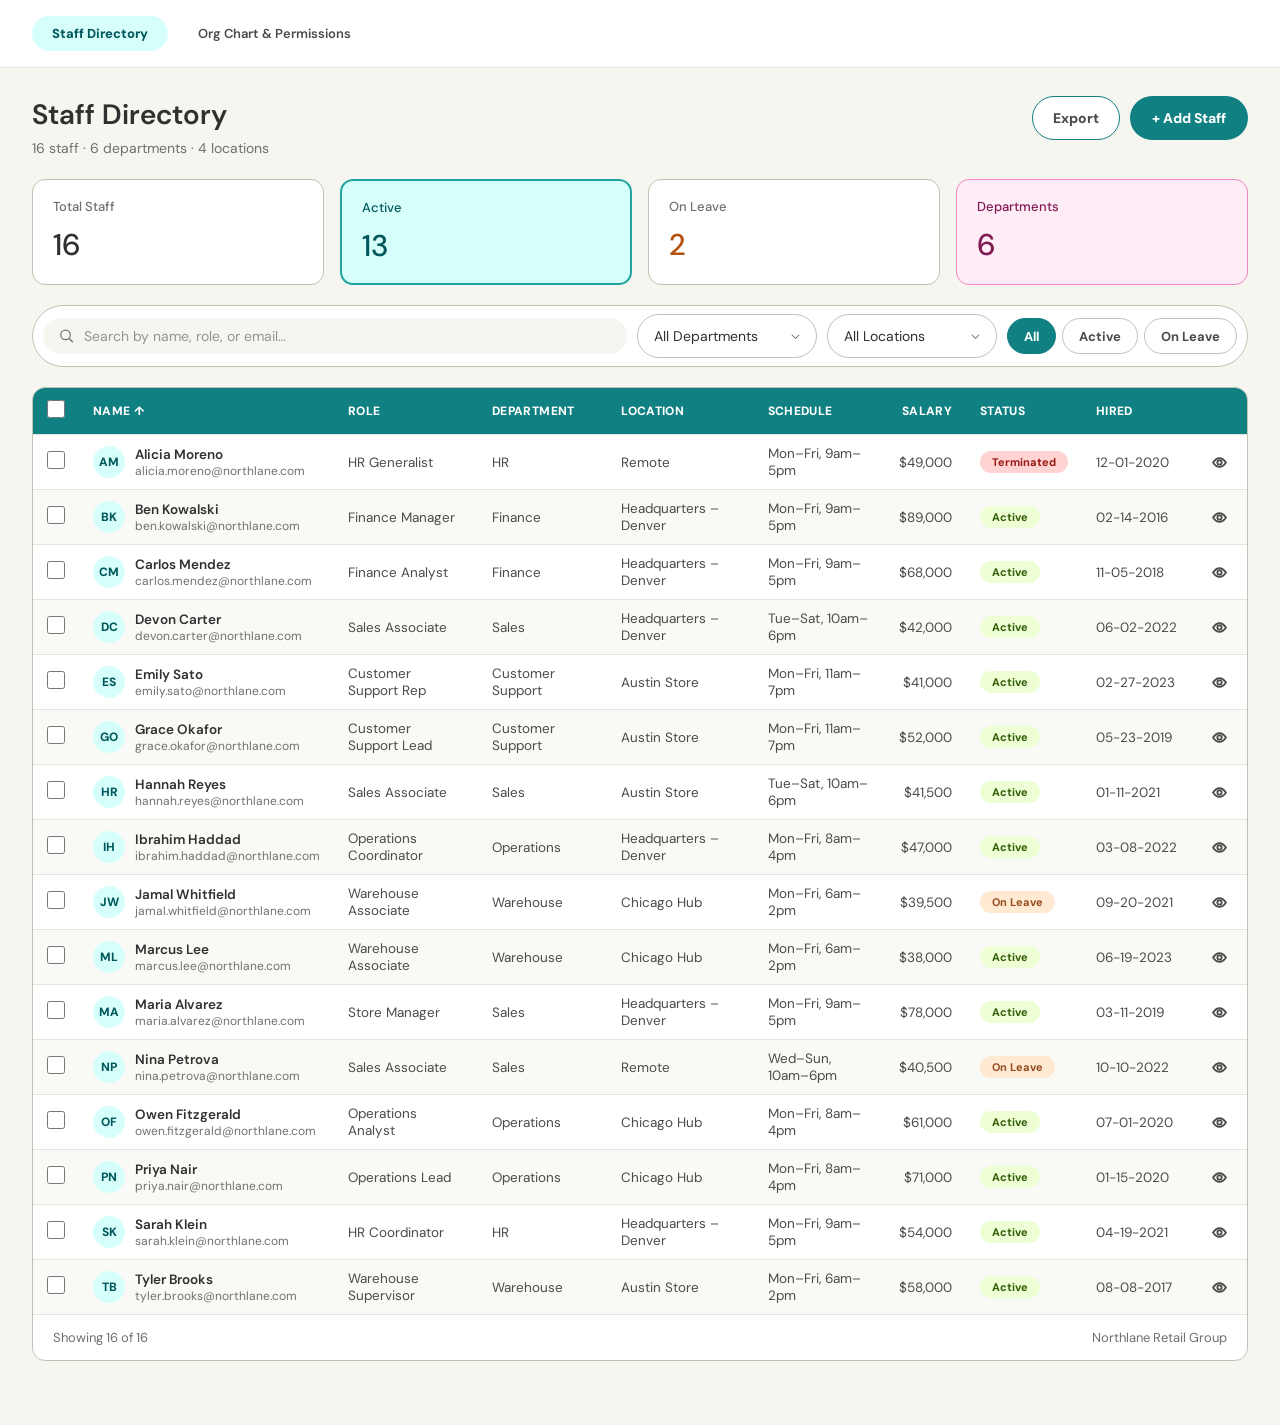
<file: index.html>
<!DOCTYPE html>
<html lang="en">
<head>
<meta charset="utf-8">
<meta name="viewport" content="width=device-width, initial-scale=1">
<title>Staff Directory · Northlane Retail Group</title>
<link rel="stylesheet" href="assets/theme.css">
<link rel="preconnect" href="https://fonts.googleapis.com">
<link href="https://fonts.googleapis.com/css2?family=DM+Sans:wght@400;500;600;700;800&family=Archivo:wght@100&display=swap" rel="stylesheet">
<link rel="stylesheet" href="assets/styles.css">
</head>
<body>
<div id="app" class="page">

  <nav class="topnav" data-screen-label="Staff Directory">
    <span class="nav-pill nav-pill--active">Staff Directory</span>
    <a href="org-chart.html" id="navOrgChart" class="nav-pill">Org Chart &amp; Permissions</a>
  </nav>

  <main class="main">

    <header class="page-header">
      <div>
        <h1 class="page-title">Staff Directory</h1>
        <p class="page-subtitle" id="summaryLine"></p>
      </div>
      <div class="page-actions">
        <button class="btn btn--outline" type="button" id="exportBtn">Export</button>
        <button class="btn btn--solid" type="button" id="addStaffBtn">+ Add Staff</button>
      </div>
    </header>

    <section class="stat-grid">
      <div class="stat-card">
        <div class="stat-card__label">Total Staff</div>
        <div class="stat-card__value" id="statTotal">0</div>
      </div>
      <div class="stat-card stat-card--teal">
        <div class="stat-card__label">Active</div>
        <div class="stat-card__value" id="statActive">0</div>
      </div>
      <div class="stat-card">
        <div class="stat-card__label">On Leave</div>
        <div class="stat-card__value stat-card__value--orange" id="statLeave">0</div>
      </div>
      <div class="stat-card stat-card--fuscia">
        <div class="stat-card__label">Departments</div>
        <div class="stat-card__value" id="statDept">0</div>
      </div>
    </section>

    <div class="bulk-bar" id="bulkBar" hidden>
      <span class="bulk-bar__count" id="bulkCount">0 selected</span>
      <div class="bulk-bar__actions">
        <button class="btn btn--ghost-dark" type="button" id="bulkLeaveBtn">Mark On Leave</button>
        <button class="btn btn--danger" type="button" id="bulkDeleteBtn">Remove</button>
        <button class="btn btn--ghost-dark" type="button" id="bulkClearBtn">Clear</button>
      </div>
    </div>

    <section class="toolbar">
      <div class="search-box">
        <svg width="16" height="16" viewBox="0 0 21 21" fill="none" stroke="var(--colors-primitive-color-tokens-neutrals-bkg-600)" stroke-width="1.7"><circle cx="9" cy="9" r="6.5"></circle><path d="M14 14l5 5"></path></svg>
        <input type="text" id="searchInput" placeholder="Search by name, role, or email&hellip;" autocomplete="off">
      </div>
      <div id="deptDropdown" class="dd" style="width:180px;"></div>
      <div id="locDropdown" class="dd" style="width:170px;"></div>
      <div class="filter-group">
        <button class="filter-btn" data-status="All" type="button">All</button>
        <button class="filter-btn" data-status="Active" type="button">Active</button>
        <button class="filter-btn" data-status="On Leave" type="button">On Leave</button>
      </div>
    </section>

    <div class="table-card">
      <div class="table-scroll">
        <table class="staff-table">
          <thead>
            <tr>
              <th class="col-check"><label class="checkbox"><input type="checkbox" id="selectAllCheckbox"></label></th>
              <th class="sortable" data-sort="name">Name <span class="arrow" data-arrow="name"></span></th>
              <th class="sortable" data-sort="role">Role <span class="arrow" data-arrow="role"></span></th>
              <th class="sortable" data-sort="department">Department <span class="arrow" data-arrow="department"></span></th>
              <th>Location</th>
              <th>Schedule</th>
              <th class="sortable align-right" data-sort="salary">Salary <span class="arrow" data-arrow="salary"></span></th>
              <th>Status</th>
              <th class="sortable" data-sort="hireDate">Hired <span class="arrow" data-arrow="hireDate"></span></th>
              <th class="col-view"></th>
            </tr>
          </thead>
          <tbody id="tableBody"></tbody>
        </table>
      </div>
      <div class="table-footer">
        <span id="rowCountLine">Showing 0 of 0</span>
        <span>Northlane Retail Group</span>
      </div>
    </div>

  </main>

  <div class="overlay" id="drawerOverlay" hidden></div>
  <aside class="drawer" id="drawer" hidden>
    <div class="drawer__head">
      <div class="drawer__who">
        <span class="avatar avatar--lg" id="drawerInitials"></span>
        <div>
          <div class="drawer__name" id="drawerName"></div>
          <div class="drawer__role" id="drawerRole"></div>
        </div>
      </div>
      <button class="icon-btn" id="drawerCloseBtn" type="button" aria-label="Close">&times;</button>
    </div>
    <div class="drawer__tabs">
      <button class="drawer-tab" data-tab="overview" type="button">Overview</button>
      <button class="drawer-tab" data-tab="schedule" type="button">Schedule</button>
      <button class="drawer-tab" data-tab="compensation" type="button">Compensation</button>
    </div>
    <div class="drawer__body" id="drawerBody"></div>
  </aside>

  <div class="overlay overlay--modal" id="modalOverlay" hidden>
    <div class="modal" id="addModal">
      <h2 class="modal__title">Add Staff</h2>
      <p class="modal__subtitle">Add a new team member to the directory.</p>
      <div class="modal__grid">
        <label class="field field--span2">Full name
          <input type="text" id="addName" placeholder="Jordan Blake">
        </label>
        <label class="field field--span2">Email
          <input type="text" id="addEmail" placeholder="jordan.blake@northlane.com">
        </label>
        <label class="field">Role / Title
          <input type="text" id="addRole" placeholder="Sales Associate">
        </label>
        <label class="field">Department
          <select id="addDept"></select>
        </label>
        <label class="field">Location
          <select id="addLoc"></select>
        </label>
        <label class="field">Status
          <select id="addStatus">
            <option value="Active">Active</option>
            <option value="On Leave">On Leave</option>
          </select>
        </label>
        <label class="field">Schedule / Shift
          <input type="text" id="addSchedule" placeholder="Mon&ndash;Fri, 9am&ndash;5pm">
        </label>
        <label class="field">Hire date
          <input type="date" id="addHire">
        </label>
        <label class="field">Annual salary
          <input type="text" id="addSalary" placeholder="55000">
        </label>
      </div>
      <div class="modal__footer">
        <button class="btn btn--outline" type="button" id="addCancelBtn">Cancel</button>
        <button class="btn btn--solid" type="button" id="addSaveBtn">Save Staff</button>
      </div>
    </div>
  </div>

</div>
<script src="assets/app.js"></script>
</body>
</html>
</file>
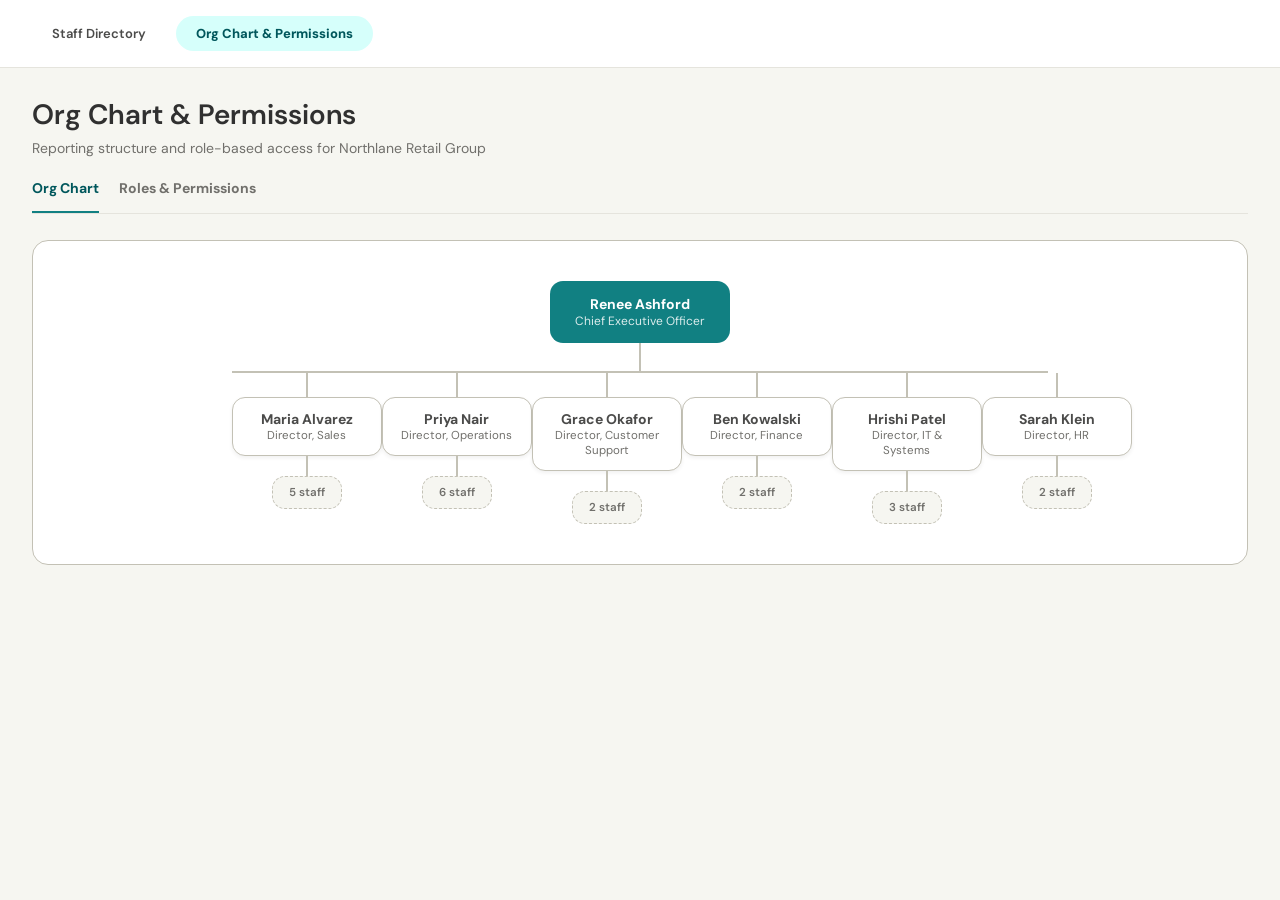
<file: org-chart.html>
<!DOCTYPE html>
<html lang="en">
<head>
<meta charset="utf-8">
<meta name="viewport" content="width=device-width, initial-scale=1">
<title>Org Chart &amp; Permissions · Northlane Retail Group</title>
<link rel="stylesheet" href="assets/theme.css">
<link rel="preconnect" href="https://fonts.googleapis.com">
<link href="https://fonts.googleapis.com/css2?family=DM+Sans:wght@400;500;600;700;800&family=Archivo:wght@100&display=swap" rel="stylesheet">
<link rel="stylesheet" href="assets/styles.css">
</head>
<body>
<div id="app" class="page">

  <nav class="topnav" data-screen-label="Org Chart and Permissions">
    <a href="index.html" id="navStaffDirectory" class="nav-pill">Staff Directory</a>
    <span class="nav-pill nav-pill--active">Org Chart &amp; Permissions</span>
  </nav>

  <main class="main">

    <header class="page-header-simple">
      <h1 class="page-title">Org Chart &amp; Permissions</h1>
      <p class="page-subtitle">Reporting structure and role-based access for Northlane Retail Group</p>
    </header>

    <div class="page-tabs">
      <button class="page-tab" data-tab="org" type="button">Org Chart</button>
      <button class="page-tab" data-tab="permissions" type="button">Roles &amp; Permissions</button>
    </div>

    <section id="orgChartPane" class="org-card">
      <div class="org-tree">
        <div class="org-node org-node--brand">
          <div class="org-node__name" id="ceoName"></div>
          <div class="org-node__title org-node__title--brand" id="ceoTitle"></div>
        </div>
        <div class="org-connector org-connector--v"></div>
        <div class="org-connector org-connector--h"></div>
        <div class="org-row" id="directorsRow"></div>
      </div>
    </section>

    <section id="permissionsPane" class="table-card" hidden>
      <div class="table-scroll">
        <table class="staff-table perm-table">
          <thead>
            <tr>
              <th class="perm-role-col">Role</th>
              <!-- permission column headers injected by JS -->
            </tr>
          </thead>
          <tbody id="permBody"></tbody>
        </table>
      </div>
      <div class="table-footer table-footer--note">Toggle checkboxes to grant or revoke a permission for the role. Changes apply to all staff assigned that role.</div>
    </section>

  </main>

</div>
<script src="assets/org-chart.js"></script>
</body>
</html>
</file>
<file: assets/theme.css>
:root {
  --font-size: 16px;
  
  /* Font Family Tokens */
  --FontFamily-Family: 'DM Sans', sans-serif; /* @kind font */
  --FontFamily-Family-2: 'DM Sans', sans-serif; /* @kind font */
  
  /* Font Size Tokens */
  --FontSize-Size80: 80px;
  --FontSize-Size72: 72px;
  --FontSize-Size64: 64px;
  --FontSize-Size58: 58px;
  --FontSize-Size48: 48px;
  --FontSize-Size40: 40px;
  --FontSize-Size-30: 30px;
  --FontSize-Size-28: 28px;
  --FontSize-Size-26: 26px;
  --FontSize-Size-24: 24px;
  --FontSize-Size-22: 22px;
  --FontSize-Size-20: 20px;
  --FontSize-Size-18: 18px;
  --FontSize-Size-16: 16px;
  --FontSize-Size-14: 14px;
  --FontSize-Size-12: 12px;
  --FontSize-Size-10: 10px;
  --button-size-14: 14px;
  
  /* Font Type (Weight) Tokens */
  --FontType-Thin: 100; /* @kind font */
  --FontType-Regular: 400; /* @kind font */
  --FontType-Medium: 500; /* @kind font */
  --FontType-SemiBold: 600; /* @kind font */
  --FontType-Bold: 700; /* @kind font */
  --FontType-ExtraBold: 800; /* @kind font */
  --FontType-Black: 900; /* @kind font */
  
  /* Typography Tokens - Mode 1 */
  --TypographyTypes-Display-Display1-Family: var(--FontFamily-Family-2);
  --TypographyTypes-Display-Display1-Size: var(--FontSize-Size80);
  --TypographyTypes-Display-Display1-Type: var(--FontType-Thin);
  --TypographyTypes-Display-Display2-Family: var(--FontFamily-Family-2);
  --TypographyTypes-Display-Display2-Size: var(--FontSize-Size72);
  --TypographyTypes-Display-Display2-Type: var(--FontType-Thin);
  --TypographyTypes-Display-Display3-Family: var(--FontFamily-Family-2);
  --TypographyTypes-Display-Display3-Size: var(--FontSize-Size64);
  --TypographyTypes-Display-Display3-Type: var(--FontType-Thin);
  --TypographyTypes-Display-Display4-Family: var(--FontFamily-Family-2);
  --TypographyTypes-Display-Display4-Size: var(--FontSize-Size58);
  --TypographyTypes-Display-Display4-Type: var(--FontType-Thin);
  --TypographyTypes-Display-Display5-Family: var(--FontFamily-Family-2);
  --TypographyTypes-Display-Display5-Size: var(--FontSize-Size48);
  --TypographyTypes-Display-Display5-Type: var(--FontType-Thin);
  --TypographyTypes-Display-Display6-Family: var(--FontFamily-Family-2);
  --TypographyTypes-Display-Display6-Size: var(--FontSize-Size40);
  --TypographyTypes-Display-Display6-Type: var(--FontType-Thin);
  --TypographyTypes-Heading-Heading1-Family: var(--FontFamily-Family);
  --TypographyTypes-Fs-fs-xm-10-Family: var(--FontFamily-Family);
  --TypographyTypes-Body-Family: var(--FontFamily-Family);
  --TypographyTypes-Body-Size: var(--FontSize-Size-14);
  --TypographyTypes-Body-Type: var(--FontType-Regular);
  --TypographyTypes-Fs-fs-xm-10-Size: var(--FontSize-Size-10);
  --TypographyTypes-Fs-fs-xm-10-Extrabold: var(--FontType-ExtraBold);
  --TypographyTypes-Fs-fs-xm-10-Medium: var(--FontType-Medium);
  --TypographyTypes-Fs-fs-xm-10-Regular: var(--FontType-Medium);
  --TypographyTypes-Fs-fs-sm-12-Family: var(--FontFamily-Family);
  --TypographyTypes-Fs-fs-sm-12-Size: var(--FontSize-Size-12);
  --TypographyTypes-Fs-fs-sm-12-fs-sm: var(--FontType-Medium);
  --TypographyTypes-Fs-fs-sm-12-fs-sm-Regular: var(--FontType-Regular);
  --TypographyTypes-Heading-Heading1-Size: var(--FontSize-Size-30);
  --TypographyTypes-Heading-Heading1-Font-Weight-Thin: var(--FontType-Thin);
  --TypographyTypes-Heading-Heading1-Font-Weight-Regular: var(--FontType-Regular);
  --TypographyTypes-Heading-Heading1-Font-Weight-Medium: var(--FontType-Medium);
  --TypographyTypes-Heading-Heading1-Font-Weight-Semibold: var(--FontType-SemiBold);
  --TypographyTypes-Heading-Heading1-Font-Weight-Extrabold: var(--FontType-ExtraBold);
  --TypographyTypes-Heading-Heading1-Font-Weight-Black: var(--FontType-Black);
  --TypographyTypes-Heading-Heading2-Family: var(--FontFamily-Family);
  --TypographyTypes-Heading-Heading2-Size: var(--FontSize-Size-28);
  --TypographyTypes-Heading-Heading2-Heading2: var(--FontType-SemiBold);
  --TypographyTypes-Heading-Heading3-Family: var(--FontFamily-Family);
  --TypographyTypes-Heading-Heading4-Family: var(--FontFamily-Family);
  --TypographyTypes-Heading-Heading4-Size: var(--FontSize-Size-24);
  --TypographyTypes-Heading-Heading4-Heading4: var(--FontType-SemiBold);
  --TypographyTypes-Heading-Heading3-Size: var(--FontSize-Size-26);
  --TypographyTypes-Heading-Heading3-Heading3: var(--FontType-SemiBold);
  --TypographyTypes-Heading-Heading5-Family: var(--FontFamily-Family);
  --TypographyTypes-Heading-Heading5-Size: var(--FontSize-Size-22);
  --TypographyTypes-Heading-Heading5-Heading5: var(--FontType-SemiBold);
  --TypographyTypes-Heading-Heading6-Family: var(--FontFamily-Family);
  --TypographyTypes-Heading-Heading6-Size: var(--FontSize-Size-20);
  --TypographyTypes-Heading-Heading6-Heading6: var(--FontType-SemiBold);
  --TypographyTypes-Heading-SubHeading1-Family: var(--FontFamily-Family);
  --TypographyTypes-Heading-SubHeading1-Size: var(--FontSize-Size-18);
  --TypographyTypes-Heading-SubHeading1-Sbh1SemiBold: var(--FontType-SemiBold);
  --TypographyTypes-Heading-SubHeading1-Sbh1ExtraBold: var(--FontType-ExtraBold);
  --TypographyTypes-Heading-SubHeading1-Sbh1Regular: var(--FontType-Regular);
  --TypographyTypes-Heading-SubHeading1-Sbh1Medium: var(--FontType-Medium);
  --TypographyTypes-Heading-SubHeading2-Family: var(--FontFamily-Family);
  --TypographyTypes-Heading-SubHeading3-Family: var(--FontFamily-Family);
  --TypographyTypes-Heading-SubHeading3-Size: var(--FontSize-Size-14);
  --TypographyTypes-Heading-SubHeading3-Sbh3ExtraBold: var(--FontType-ExtraBold);
  --TypographyTypes-Heading-SubHeading3-Sbh3Semibold: var(--FontType-SemiBold);
  --TypographyTypes-Heading-SubHeading3-Sbh3Medium: var(--FontType-Medium);
  --TypographyTypes-Heading-SubHeading3-Sbh3Regular: var(--FontType-Regular);
  --TypographyTypes-Heading-SubHeading3-Sbh3Black: var(--FontType-Black);
  --TypographyTypes-Heading-SubHeading2-Size: var(--FontSize-Size-16);
  --TypographyTypes-Heading-SubHeading2-Sbh2SemiBold: var(--FontType-SemiBold);
  --TypographyTypes-Heading-SubHeading2-Sbh2ExtraBold: var(--FontType-ExtraBold);
  --TypographyTypes-Heading-SubHeading2-Sbh2Medium: var(--FontType-Medium);
  --TypographyTypes-Heading-SubHeading2-Sbh2Regular: var(--FontType-Regular);
  --TypographyTypes-ButtonsTypography-Standard_Button-Family: var(--FontFamily-Family);
  --TypographyTypes-ButtonsTypography-Standard_Button-Size: var(--button-size-14);
  --TypographyTypes-ButtonsTypography-Standard_Button-Type: var(--FontType-ExtraBold);
  --txt_textbox: var(--txt-ButtonLabelPrimary);
  
  /* Typography variables (legacy - keeping for compatibility) */
  --text-h1: var(--FontSize-Size-30);
  --text-h2: var(--FontSize-Size-28);
  --text-h3: var(--FontSize-Size-26);
  --text-h4: var(--FontSize-Size-24);
  --text-base: var(--FontSize-Size-14);
  --text-label: var(--FontSize-Size-12);
  --text-button-primary: var(--FontSize-Size-16);
  --text-large-number: var(--FontSize-Size-30);
  
  /* Font weights (legacy - keeping for compatibility) */
  --font-weight-thin: var(--FontType-Thin);
  --font-weight-normal: var(--FontType-Regular);
  --font-weight-medium: var(--FontType-Medium);
  --font-weight-semibold: var(--FontType-SemiBold);
  --font-weight-bold: var(--FontType-Bold);
  --font-weight-extrabold: var(--FontType-ExtraBold);
  --font-weight-black: var(--FontType-Black);
  
  /* Evaa Design System - Primitive Color Tokens */
  --colors-primitive-color-tokens-blue-50: #edf8ff;
  --colors-primitive-color-tokens-blue-100: #d2edff;
  --colors-primitive-color-tokens-blue-200: #b4e1ff;
  --colors-primitive-color-tokens-blue-300: #94d4ff;
  --colors-primitive-color-tokens-blue-400: #64b9f2;
  --colors-primitive-color-tokens-blue-500: #35a0e7;
  --colors-primitive-color-tokens-blue-600: #1a77b4;
  --colors-primitive-color-tokens-blue-700: #195f8e;
  --colors-primitive-color-tokens-blue-800: #024572;
  
  --colors-primitive-color-tokens-fuscia-50: #feecf6;
  --colors-primitive-color-tokens-fuscia-100: #ffdaef;
  --colors-primitive-color-tokens-fuscia-200: #ffaeda;
  --colors-primitive-color-tokens-fuscia-300: #f387c2;
  --colors-primitive-color-tokens-fuscia-400: #e65ca7;
  --colors-primitive-color-tokens-fuscia-500: #d72d8a;
  --colors-primitive-color-tokens-fuscia-600: #ac246e;
  --colors-primitive-color-tokens-fuscia-700: #811b53;
  --colors-primitive-color-tokens-fuscia-800: #561237;
  
  --colors-primitive-color-tokens-lime-50: #f0fae2;
  --colors-primitive-color-tokens-lime-100: #eeffd6;
  --colors-primitive-color-tokens-lime-200: #daf3b9;
  --colors-primitive-color-tokens-lime-300: #c5ed91;
  --colors-primitive-color-tokens-lime-400: #abdd65;
  --colors-primitive-color-tokens-lime-500: #92d03d;
  --colors-primitive-color-tokens-lime-600: #5e981d;
  --colors-primitive-color-tokens-lime-700: #578421;
  --colors-primitive-color-tokens-lime-800: #325b04;
  
  --colors-primitive-color-tokens-neutrals-bkg-50: #f9f9f6;
  --colors-primitive-color-tokens-neutrals-bkg-100: #f6f6f1;
  --colors-primitive-color-tokens-neutrals-bkg-200: #efeeea;
  --colors-primitive-color-tokens-neutrals-bkg-300: #e5e4dd;
  --colors-primitive-color-tokens-neutrals-bkg-400: #c3c1b5;
  --colors-primitive-color-tokens-neutrals-bkg-500: #959490;
  --colors-primitive-color-tokens-neutrals-bkg-600: #71706c;
  --colors-primitive-color-tokens-neutrals-bkg-700: #4b4b4a;
  --colors-primitive-color-tokens-neutrals-bkg-800: #303030;
  
  --colors-primitive-color-tokens-neutrals-inactive-50: #f4f8fb;
  --colors-primitive-color-tokens-neutrals-inactive-100: #eef2f6;
  --colors-primitive-color-tokens-neutrals-inactive-200: #d2dce6;
  --colors-primitive-color-tokens-neutrals-inactive-300: #b4c6d6;
  --colors-primitive-color-tokens-neutrals-inactive-400: #8ba1b9;
  --colors-primitive-color-tokens-neutrals-inactive-500: #6a809a;
  --colors-primitive-color-tokens-neutrals-inactive-600: #4b5867;
  --colors-primitive-color-tokens-neutrals-inactive-700: #2c3a4a;
  --colors-primitive-color-tokens-neutrals-inactive-800: #101725;
  
  --colors-primitive-color-tokens-neutrals-static-black: #000000;
  --colors-primitive-color-tokens-neutrals-static-white: #ffffff;
  
  --colors-primitive-color-tokens-orange-50: #fff3e6;
  --colors-primitive-color-tokens-orange-100: #ffe9d3;
  --colors-primitive-color-tokens-orange-200: #ffd3b1;
  --colors-primitive-color-tokens-orange-300: #ffbe8d;
  --colors-primitive-color-tokens-orange-400: #ffa663;
  --colors-primitive-color-tokens-orange-500: #f27e25;
  --colors-primitive-color-tokens-orange-600: #b4530e;
  --colors-primitive-color-tokens-orange-700: #944b1d;
  --colors-primitive-color-tokens-orange-800: #6e3000;
  
  --colors-primitive-color-tokens-red-50: #ffeae9;
  --colors-primitive-color-tokens-red-100: #ffd3d2;
  --colors-primitive-color-tokens-red-200: #ffb0ae;
  --colors-primitive-color-tokens-red-300: #ff8884;
  --colors-primitive-color-tokens-red-400: #f1605b;
  --colors-primitive-color-tokens-red-500: #e73d36;
  --colors-primitive-color-tokens-red-600: #c9221c;
  --colors-primitive-color-tokens-red-700: #9a1712;
  --colors-primitive-color-tokens-red-800: #860501;
  
  --colors-primitive-color-tokens-teal-50: #edf8ff;
  --colors-primitive-color-tokens-teal-100: #d6fffb;
  --colors-primitive-color-tokens-teal-200: #b1f4ed;
  --colors-primitive-color-tokens-teal-300: #70e5dd;
  --colors-primitive-color-tokens-teal-400: #4ecfca;
  --colors-primitive-color-tokens-teal-500: #27bcb7;
  --colors-primitive-color-tokens-teal-600: #21a49f;
  --colors-primitive-color-tokens-teal-700: #118082;
  --colors-primitive-color-tokens-teal-800: #00575c;
  
  --colors-primitive-color-tokens-yellow-50: #fffaea;
  --colors-primitive-color-tokens-yellow-100: #fff4cd;
  --colors-primitive-color-tokens-yellow-200: #ffeaac;
  --colors-primitive-color-tokens-yellow-300: #ffda7f;
  --colors-primitive-color-tokens-yellow-400: #f7c544;
  --colors-primitive-color-tokens-yellow-500: #f3b51e;
  --colors-primitive-color-tokens-yellow-600: #d49a05;
  --colors-primitive-color-tokens-yellow-700: #976e00;
  --colors-primitive-color-tokens-yellow-800: #7c5300;
  
  /* Evaa Design System - Button Variables */
  /* Primary Button */
  --colors-buttons-primary-btn-primary-btn-bkg-default: var(--colors-primitive-color-tokens-teal-700);
  --colors-buttons-primary-btn-primary-btn-bkg-disabled: var(--colors-primitive-color-tokens-neutrals-inactive-400);
  --colors-buttons-primary-btn-primary-btn-bkg-hover: var(--colors-primitive-color-tokens-teal-800);
  --colors-buttons-primary-btn-primary-btn-icon-default: var(--colors-primitive-color-tokens-neutrals-static-white);
  --colors-buttons-primary-btn-primary-btn-icon-disabled: var(--colors-primitive-color-tokens-neutrals-inactive-100);
  --colors-buttons-primary-btn-primary-btn-icon-hover: var(--colors-primitive-color-tokens-neutrals-static-white);
  --colors-buttons-primary-btn-primary-btn-label-default: var(--colors-primitive-color-tokens-neutrals-static-white);
  --colors-buttons-primary-btn-primary-btn-label-disabled: var(--colors-primitive-color-tokens-neutrals-inactive-100);
  --colors-buttons-primary-btn-primary-btn-label-hover: var(--colors-primitive-color-tokens-neutrals-static-white);
  
  /* Secondary Button */
  --colors-buttons-secondary-btn-secondary-btn-bkg-default: var(--colors-primitive-color-tokens-neutrals-static-white);
  --colors-buttons-secondary-btn-secondary-btn-bkg-disabled: var(--colors-primitive-color-tokens-neutrals-inactive-400);
  --colors-buttons-secondary-btn-secondary-btn-bkg-hover: var(--colors-primitive-color-tokens-neutrals-bkg-600);
  --colors-buttons-secondary-btn-secondary-btn-border-default: var(--colors-primitive-color-tokens-teal-700);
  --colors-buttons-secondary-btn-secondary-btn-border-disabled: var(--colors-primitive-color-tokens-neutrals-inactive-400);
  --colors-buttons-secondary-btn-secondary-btn-border-hover: var(--colors-primitive-color-tokens-neutrals-bkg-600);
  --colors-buttons-secondary-btn-secondary-btn-icon-default: var(--colors-primitive-color-tokens-neutrals-bkg-600);
  --colors-buttons-secondary-btn-secondary-btn-icon-disabled: var(--colors-primitive-color-tokens-teal-50);
  --colors-buttons-secondary-btn-secondary-btn-icon-hover: var(--colors-primitive-color-tokens-neutrals-static-white);
  --colors-buttons-secondary-btn-secondary-btn-label-default: var(--colors-primitive-color-tokens-neutrals-bkg-700);
  --colors-buttons-secondary-btn-secondary-btn-label-disabled: var(--colors-primitive-color-tokens-neutrals-inactive-100);
  --colors-buttons-secondary-btn-secondary-btn-label-hover: var(--colors-primitive-color-tokens-neutrals-static-white);
  
  /* Brand Button */
  --colors-buttons-brand-btn-brand-btn-bkg-default: var(--colors-primitive-color-tokens-fuscia-500);
  --colors-buttons-brand-btn-brand-btn-bkg-disabled: var(--colors-primitive-color-tokens-neutrals-inactive-400);
  --colors-buttons-brand-btn-brand-btn-bkg-hover: var(--colors-primitive-color-tokens-fuscia-800);
  --colors-buttons-brand-btn-brand-btn-icon-default: var(--colors-primitive-color-tokens-neutrals-static-white);
  --colors-buttons-brand-btn-brand-btn-icon-disabled: var(--colors-primitive-color-tokens-neutrals-inactive-100);
  --colors-buttons-brand-btn-brand-btn-icon-hover: var(--colors-primitive-color-tokens-neutrals-static-white);
  --colors-buttons-brand-btn-brand-btn-label-default: var(--colors-primitive-color-tokens-neutrals-static-white);
  --colors-buttons-brand-btn-brand-btn-label-disabled: var(--colors-primitive-color-tokens-neutrals-inactive-100);
  --colors-buttons-brand-btn-brand-btn-label-hover: var(--colors-primitive-color-tokens-neutrals-static-white);
  
  /* Success Button */
  --colors-buttons-success-btn-brand-btn-bkg-default: var(--colors-primitive-color-tokens-lime-600);
  --colors-buttons-success-btn-brand-btn-bkg-disabled: var(--colors-primitive-color-tokens-neutrals-inactive-400);
  --colors-buttons-success-btn-brand-btn-bkg-hover: var(--colors-primitive-color-tokens-lime-800);
  --colors-buttons-success-btn-brand-btn-icon-default: var(--colors-primitive-color-tokens-neutrals-static-white);
  --colors-buttons-success-btn-brand-btn-icon-disabled: var(--colors-primitive-color-tokens-neutrals-inactive-100);
  --colors-buttons-success-btn-brand-btn-icon-hover: var(--colors-primitive-color-tokens-neutrals-static-white);
  --colors-buttons-success-btn-brand-btn-label-default: var(--colors-primitive-color-tokens-neutrals-static-white);
  --colors-buttons-success-btn-brand-btn-label-disabled: var(--colors-primitive-color-tokens-neutrals-inactive-100);
  --colors-buttons-success-btn-brand-btn-label-hover: var(--colors-primitive-color-tokens-neutrals-static-white);
  
  /* Pill Badge */
  --colors-buttons-pill-badge-bkg-blue200: var(--colors-primitive-color-tokens-blue-100);
  --colors-buttons-pill-badge-bkg-fusia200: var(--colors-primitive-color-tokens-fuscia-100);
  --colors-buttons-pill-badge-bkg-lime200: var(--colors-primitive-color-tokens-lime-200);
  --colors-buttons-pill-badge-txt-pill-badge-label: var(--colors-primitive-color-tokens-neutrals-bkg-700);
  
  /* ============================================
     PascalCase Color Tokens (Figma Export Format)
     ============================================ */
  
  /* Canvas and Brand Shortcuts */
  --Canvas: var(--Colors-PrimitiveColorTokens-Neutrals-Bkg-100);
  --Fusia: var(--Colors-PrimitiveColorTokens-Fuscia-500);
  --Plum: var(--Colors-PrimitiveColorTokens-Fuscia-800);
  
  /* Primitive Color Tokens - PascalCase Format */
  --Colors-PrimitiveColorTokens-Neutrals-Bkg-50: #F9F9F6FF;
  --Colors-PrimitiveColorTokens-Neutrals-Bkg-100: #F6F6F1FF;
  --Colors-PrimitiveColorTokens-Neutrals-Bkg-200: #EFEEEAFF;
  --Colors-PrimitiveColorTokens-Neutrals-Bkg-300: #E5E4DDFF;
  --Colors-PrimitiveColorTokens-Neutrals-Bkg-400: #C3C1B5FF;
  --Colors-PrimitiveColorTokens-Neutrals-Bkg-500: #959490FF;
  --Colors-PrimitiveColorTokens-Neutrals-Bkg-600: #71706CFF;
  --Colors-PrimitiveColorTokens-Neutrals-Bkg-700: #4B4B4AFF;
  --Colors-PrimitiveColorTokens-Neutrals-Bkg-800: #303030FF;
  --Colors-PrimitiveColorTokens-Neutrals-Inactive-50: #F4F8FBFF;
  --Colors-PrimitiveColorTokens-Neutrals-Inactive-100: #EEF2F6FF;
  --Colors-PrimitiveColorTokens-Neutrals-Inactive-200: #D2DCE6FF;
  --Colors-PrimitiveColorTokens-Neutrals-Inactive-300: #B4C6D6FF;
  --Colors-PrimitiveColorTokens-Neutrals-Inactive-400: #8BA1B9FF;
  --Colors-PrimitiveColorTokens-Neutrals-Inactive-500: #6A809AFF;
  --Colors-PrimitiveColorTokens-Neutrals-Inactive-600: #4B5867FF;
  --Colors-PrimitiveColorTokens-Neutrals-Inactive-700: #2C3A4AFF;
  --Colors-PrimitiveColorTokens-Neutrals-Inactive-800: #101725FF;
  --Colors-PrimitiveColorTokens-Neutrals-StaticWhite: #FFFFFFFF;
  --Colors-PrimitiveColorTokens-Neutrals-StaticBlack: #000000FF;
  --Colors-PrimitiveColorTokens-Purple-50: #FCF4FDFF;
  --Colors-PrimitiveColorTokens-Purple-100: #F8E6F9FF;
  --Colors-PrimitiveColorTokens-Purple-200: #F1C4F3FF;
  --Colors-PrimitiveColorTokens-Purple-300: #D795D9FF;
  --Colors-PrimitiveColorTokens-Purple-400: #B768B9FF;
  --Colors-PrimitiveColorTokens-Purple-500: #922D94FF;
  --Colors-PrimitiveColorTokens-Purple-600: #730F76FF;
  --Colors-PrimitiveColorTokens-Purple-700: #5C135DFF;
  --Colors-PrimitiveColorTokens-Purple-800: #3B053CFF;
  --Colors-PrimitiveColorTokens-Fuscia-50: #FEECF6FF;
  --Colors-PrimitiveColorTokens-Fuscia-100: #FFDAEFFF;
  --Colors-PrimitiveColorTokens-Fuscia-200: #FFAEDAFF;
  --Colors-PrimitiveColorTokens-Fuscia-300: #F387C2FF;
  --Colors-PrimitiveColorTokens-Fuscia-400: #E65CA7FF;
  --Colors-PrimitiveColorTokens-Fuscia-500: #D72D8AFF;
  --Colors-PrimitiveColorTokens-Fuscia-600: #AC246EFF;
  --Colors-PrimitiveColorTokens-Fuscia-700: #811B53FF;
  --Colors-PrimitiveColorTokens-Fuscia-800: #561237FF;
  --Colors-PrimitiveColorTokens-Red-50: #FFEAE9FF;
  --Colors-PrimitiveColorTokens-Red-100: #FFD3D2FF;
  --Colors-PrimitiveColorTokens-Red-200: #FFB0AEFF;
  --Colors-PrimitiveColorTokens-Red-300: #FF8884FF;
  --Colors-PrimitiveColorTokens-Red-400: #F1605BFF;
  --Colors-PrimitiveColorTokens-Red-500: #E73D36FF;
  --Colors-PrimitiveColorTokens-Red-600: #C9221CFF;
  --Colors-PrimitiveColorTokens-Red-700: #9A1712FF;
  --Colors-PrimitiveColorTokens-Red-800: #860501FF;
  --Colors-PrimitiveColorTokens-Yellow-50: #FFFAEAFF;
  --Colors-PrimitiveColorTokens-Yellow-100: #FFF4CDFF;
  --Colors-PrimitiveColorTokens-Yellow-200: #FFEAACFF;
  --Colors-PrimitiveColorTokens-Yellow-300: #FFDA7FFF;
  --Colors-PrimitiveColorTokens-Yellow-400: #F7C544FF;
  --Colors-PrimitiveColorTokens-Yellow-500: #F3B51EFF;
  --Colors-PrimitiveColorTokens-Yellow-600: #D49A05FF;
  --Colors-PrimitiveColorTokens-Yellow-700: #976E00FF;
  --Colors-PrimitiveColorTokens-Yellow-800: #7C5300FF;
  --Colors-PrimitiveColorTokens-Teal-50: #EDF8FFFF;
  --Colors-PrimitiveColorTokens-Teal-100: #D6FFFBFF;
  --Colors-PrimitiveColorTokens-Teal-200: #B1F4EDFF;
  --Colors-PrimitiveColorTokens-Teal-300: #70E5DDFF;
  --Colors-PrimitiveColorTokens-Teal-400: #4ECFCAFF;
  --Colors-PrimitiveColorTokens-Teal-500: #27BCB7FF;
  --Colors-PrimitiveColorTokens-Teal-600: #21A49FFF;
  --Colors-PrimitiveColorTokens-Teal-700: #118082FF;
  --Colors-PrimitiveColorTokens-Teal-800: #00575CFF;
  --Colors-PrimitiveColorTokens-Blue-50: #EDF8FFFF;
  --Colors-PrimitiveColorTokens-Blue-100: #D2EDFFFF;
  --Colors-PrimitiveColorTokens-Blue-200: #B4E1FFFF;
  --Colors-PrimitiveColorTokens-Blue-300: #94D4FFFF;
  --Colors-PrimitiveColorTokens-Blue-400: #64B9F2FF;
  --Colors-PrimitiveColorTokens-Blue-500: #35A0E7FF;
  --Colors-PrimitiveColorTokens-Blue-600: #1A77B4FF;
  --Colors-PrimitiveColorTokens-Blue-700: #195F8EFF;
  --Colors-PrimitiveColorTokens-Blue-800: #024572FF;
  --Colors-PrimitiveColorTokens-Orange-50: #FFF3E6FF;
  --Colors-PrimitiveColorTokens-Orange-100: #FFE9D3FF;
  --Colors-PrimitiveColorTokens-Orange-200: #FFD3B1FF;
  --Colors-PrimitiveColorTokens-Orange-300: #FFBE8DFF;
  --Colors-PrimitiveColorTokens-Orange-400: #FFA663FF;
  --Colors-PrimitiveColorTokens-Orange-500: #F27E25FF;
  --Colors-PrimitiveColorTokens-Orange-600: #B4530EFF;
  --Colors-PrimitiveColorTokens-Orange-700: #944B1DFF;
  --Colors-PrimitiveColorTokens-Orange-800: #6E3000FF;
  --Colors-PrimitiveColorTokens-Lime-50: #F0FAE2FF;
  --Colors-PrimitiveColorTokens-Lime-100: #EEFFD6FF;
  --Colors-PrimitiveColorTokens-Lime-200: #DAF3B9FF;
  --Colors-PrimitiveColorTokens-Lime-300: #C5ED91FF;
  --Colors-PrimitiveColorTokens-Lime-400: #ABDD65FF;
  --Colors-PrimitiveColorTokens-Lime-500: #92D03DFF;
  --Colors-PrimitiveColorTokens-Lime-600: #5E981DFF;
  --Colors-PrimitiveColorTokens-Lime-700: #578421FF;
  --Colors-PrimitiveColorTokens-Lime-800: #325B04FF;
  
  /* Button Color Tokens - PascalCase Format */
  --Colors-Buttons-PrimaryBtn-PrimaryBtn_Label_Default: var(--Colors-PrimitiveColorTokens-Neutrals-StaticWhite);
  --Colors-Buttons-PrimaryBtn-PrimaryBtn_Label_Hover: var(--Colors-PrimitiveColorTokens-Neutrals-StaticWhite);
  --Colors-Buttons-PrimaryBtn-PrimaryBtn_Label_Disabled: var(--Colors-PrimitiveColorTokens-Neutrals-Inactive-100);
  --Colors-Buttons-PrimaryBtn-PrimaryBtn_Icon_Default: var(--Colors-PrimitiveColorTokens-Neutrals-StaticWhite);
  --Colors-Buttons-PrimaryBtn-PrimaryBtn_Icon_Hover: var(--Colors-PrimitiveColorTokens-Neutrals-StaticWhite);
  --Colors-Buttons-PrimaryBtn-PrimaryBtn_Icon_Disabled: var(--Colors-PrimitiveColorTokens-Neutrals-Inactive-100);
  --Colors-Buttons-PrimaryBtn-PrimaryBtn_Bkg_Default: var(--Colors-PrimitiveColorTokens-Teal-700);
  --Colors-Buttons-PrimaryBtn-PrimaryBtn_Bkg_Hover: var(--Colors-PrimitiveColorTokens-Teal-800);
  --Colors-Buttons-PrimaryBtn-PrimaryBtn_Bkg_Disabled: var(--Colors-PrimitiveColorTokens-Neutrals-Inactive-400);
  --Colors-Buttons-SecondaryBtn-SecondaryBtn_Label_Default: var(--Colors-PrimitiveColorTokens-Neutrals-Bkg-700);
  --Colors-Buttons-SecondaryBtn-SecondaryBtn_Label_Hover: var(--Colors-PrimitiveColorTokens-Neutrals-StaticWhite);
  --Colors-Buttons-SecondaryBtn-SecondaryBtn_Label_Disabled: var(--Colors-PrimitiveColorTokens-Neutrals-Inactive-100);
  --Colors-Buttons-SecondaryBtn-SecondaryBtn_Bkg_Default: var(--Colors-PrimitiveColorTokens-Neutrals-StaticWhite);
  --Colors-Buttons-SecondaryBtn-SecondaryBtn_Bkg_Hover: var(--Colors-PrimitiveColorTokens-Neutrals-Bkg-600);
  --Colors-Buttons-SecondaryBtn-SecondaryBtn_Bkg_Disabled: var(--Colors-PrimitiveColorTokens-Neutrals-Inactive-400);
  --Colors-Buttons-SecondaryBtn-SecondaryBtn_Border_Default: var(--Colors-PrimitiveColorTokens-Teal-700);
  --Colors-Buttons-SecondaryBtn-SecondaryBtn_Border_Hover: var(--Colors-PrimitiveColorTokens-Neutrals-Bkg-600);
  --Colors-Buttons-SecondaryBtn-SecondaryBtn_Border_Disabled: var(--Colors-PrimitiveColorTokens-Neutrals-Inactive-400);
  --Colors-Buttons-SecondaryBtn-SecondaryBtn_Icon_Default: var(--Colors-PrimitiveColorTokens-Neutrals-Bkg-600);
  --Colors-Buttons-SecondaryBtn-SecondaryBtn_Icon_Hover: var(--Colors-PrimitiveColorTokens-Neutrals-StaticWhite);
  --Colors-Buttons-SecondaryBtn-SecondaryBtn_Icon_Disabled: var(--Colors-PrimitiveColorTokens-Teal-50);
  --Colors-Buttons-BrandBtn-BrandBtn_Label_Default: var(--Colors-PrimitiveColorTokens-Neutrals-StaticWhite);
  --Colors-Buttons-BrandBtn-BrandBtn_Label_Hover: var(--Colors-PrimitiveColorTokens-Neutrals-StaticWhite);
  --Colors-Buttons-BrandBtn-BrandBtn_Label_Disabled: var(--Colors-PrimitiveColorTokens-Neutrals-Inactive-100);
  --Colors-Buttons-BrandBtn-BrandBtn_Icon_Default: var(--Colors-PrimitiveColorTokens-Neutrals-StaticWhite);
  --Colors-Buttons-BrandBtn-BrandBtn_Icon_Hover: var(--Colors-PrimitiveColorTokens-Neutrals-StaticWhite);
  --Colors-Buttons-BrandBtn-BrandBtn_Icon_Disabled: var(--Colors-PrimitiveColorTokens-Neutrals-Inactive-100);
  --Colors-Buttons-BrandBtn-BrandBtn_Bkg_Default: var(--Colors-PrimitiveColorTokens-Fuscia-500);
  --Colors-Buttons-BrandBtn-BrandBtn_Bkg_Hover: var(--Colors-PrimitiveColorTokens-Fuscia-800);
  --Colors-Buttons-BrandBtn-BrandBtn_Bkg_Disabled: var(--Colors-PrimitiveColorTokens-Neutrals-Inactive-400);
  --Colors-Buttons-SuccessBtn-BrandBtn_Label_Default: var(--Colors-PrimitiveColorTokens-Neutrals-StaticWhite);
  --Colors-Buttons-SuccessBtn-BrandBtn_Label_Hover: var(--Colors-PrimitiveColorTokens-Neutrals-StaticWhite);
  --Colors-Buttons-SuccessBtn-BrandBtn_Label_Disabled: var(--Colors-PrimitiveColorTokens-Neutrals-Inactive-100);
  --Colors-Buttons-SuccessBtn-BrandBtn_Icon_Default: var(--Colors-PrimitiveColorTokens-Neutrals-StaticWhite);
  --Colors-Buttons-SuccessBtn-BrandBtn_Icon_Hover: var(--Colors-PrimitiveColorTokens-Neutrals-StaticWhite);
  --Colors-Buttons-SuccessBtn-BrandBtn_Icon_Disabled: var(--Colors-PrimitiveColorTokens-Neutrals-Inactive-100);
  --Colors-Buttons-SuccessBtn-BrandBtn_Bkg_Default: var(--Colors-PrimitiveColorTokens-Lime-600);
  --Colors-Buttons-SuccessBtn-BrandBtn_Bkg_Hover: var(--Colors-PrimitiveColorTokens-Lime-800);
  --Colors-Buttons-SuccessBtn-BrandBtn_Bkg_Disabled: var(--Colors-PrimitiveColorTokens-Neutrals-Inactive-400);
  --Colors-Buttons-Pill-Badge-Txt_Pill-Badge_Label: var(--Colors-PrimitiveColorTokens-Neutrals-Bkg-700);
  --Colors-Buttons-Pill-Badge-Bkg-Blue200: var(--Colors-PrimitiveColorTokens-Blue-100);
  --Colors-Buttons-Pill-Badge-Bkg-Fusia100: var(--Colors-PrimitiveColorTokens-Fuscia-100);
  --Colors-Buttons-Pill-Badge-Bkg-Lime200: var(--Colors-PrimitiveColorTokens-Lime-200);
  
  /* Navigation Color Tokens - PascalCase Format */
  --Colors-Navigation-Other-Divider: var(--Colors-PrimitiveColorTokens-Neutrals-Inactive-200);
  --Colors-Navigation-Other-Txt_Sectionheader: var(--Colors-PrimitiveColorTokens-Neutrals-Bkg-500);
  --Colors-Navigation-Other-Txt_MenuLabels: var(--Colors-PrimitiveColorTokens-Neutrals-Bkg-700);
  --Colors-Navigation-Other-Txt_SubMenuLabels: var(--Colors-PrimitiveColorTokens-Neutrals-Bkg-600);
  --Colors-Navigation-Other-Bkg_ActiveCount: var(--Colors-PrimitiveColorTokens-Red-500);
  --Colors-Navigation-Other-Bkg_Panel: var(--Colors-PrimitiveColorTokens-Neutrals-StaticWhite);
  --Colors-Navigation-Other-Bkg_Menu_Hover: var(--Colors-PrimitiveColorTokens-Neutrals-Bkg-200);
  --Colors-Navigation-Other-Bkg_Menu_Selection: var(--Colors-PrimitiveColorTokens-Fuscia-50);
  
  /* Functional Color Tokens - PascalCase Format */
  --Colors-Functional-Border-Border_Default: var(--Colors-PrimitiveColorTokens-Neutrals-Bkg-400);
  --Colors-Functional-Border-Border_Focus: var(--Colors-PrimitiveColorTokens-Teal-600);
  --Colors-Functional-Bkg-Bkg_Default: var(--Colors-PrimitiveColorTokens-Neutrals-StaticWhite);
  --Colors-Functional-Txt-Txt_Default: var(--Colors-PrimitiveColorTokens-Neutrals-Bkg-800);
  
  /* Brand Color Tokens - PascalCase Format */
  --Colors-PrimitiveColorTokens-Brand-EVAA-EVAA-Canvas: var(--Colors-PrimitiveColorTokens-Neutrals-Bkg-100);
  --Colors-PrimitiveColorTokens-Brand-EVAA-EVAA-Fusia: var(--Colors-PrimitiveColorTokens-Fuscia-500);
  --Colors-PrimitiveColorTokens-Brand-EVAA-EVAA-Plum: var(--Colors-PrimitiveColorTokens-Fuscia-800);
  --Colors-PrimitiveColorTokens-Brand-MaximEyes-EVAA-Canvas: var(--Colors-PrimitiveColorTokens-Neutrals-Bkg-100);
  --Colors-PrimitiveColorTokens-Brand-MaximEyes-EVAA-Lime: #AEE930FF;
  --Colors-PrimitiveColorTokens-Brand-MaximEyes-EVAA-InnerForest: #002515FF;
  --Colors-PrimitiveColorTokens-Brand-MaximEyes-EVAA-Springtime: #008A1EFF;
  --Colors-PrimitiveColorTokens-Brand-MaximEyes-EVAA-Goldenrod: #DB9C42FF;
  
  /* Additional Tokens */
  --txt-ButtonLabelPrimary: DOWNLOAD; /* @kind other */
  --txt-PrimaryButtonLabel14: DOWNLOAD; /* @kind other */
  --ButtonCurves: 25px;
  --PrimaryButtonDisabled: #A1A5AEFF;
  --ActiveStatusBG: #1A77B4FF;
  --ActiveStatusBadgeLabel: Active; /* @kind other */
  --InputField-Stroke-Default: #D0CEC3FF;
  
  /* ============================================
     Badge Components - Light & Dark Mode Support
     ============================================ */
  
  /* StatusBadge - Active State */
  --colors-badge-status-active-bkg: #1A77B4; /* Blue600 - same for light and dark mode */
  --colors-badge-status-active-text: #FFFFFF; /* Static white */
  --colors-badge-status-active-icon: #FFFFFF; /* Static white */
  
  /* StatusBadge - Inactive State */
  --colors-badge-status-inactive-bkg-light: #959490; /* Bkg-500 light mode */
  --colors-badge-status-inactive-bkg-dark: #E5E4DD; /* Bkg-500 dark mode */
  --colors-badge-status-inactive-bkg: var(--colors-badge-status-inactive-bkg-light); /* Default to light mode */
  --colors-badge-status-inactive-text: #FFFFFF; /* Static white */
  --colors-badge-status-inactive-icon: #FFFFFF; /* Static white */
  
  /* PillShaped_Badge - Blue Variant */
  --colors-badge-pill-blue-bkg-light: #B4E1FF; /* Blue200 light mode */
  --colors-badge-pill-blue-bkg-dark: #35A0E7; /* Blue600 dark mode */
  --colors-badge-pill-blue-bkg: var(--colors-badge-pill-blue-bkg-light); /* Default to light mode */
  
  /* PillShaped_Badge - Fusia Variant */
  --colors-badge-pill-fusia-bkg-light: #FFDAEF; /* Fusia200 light mode */
  --colors-badge-pill-fusia-bkg-dark: #811B53; /* Fusia100 dark mode */
  --colors-badge-pill-fusia-bkg: var(--colors-badge-pill-fusia-bkg-light); /* Default to light mode */
  
  /* PillShaped_Badge - Lime Variant */
  --colors-badge-pill-lime-bkg-light: #DAF3B9; /* Lime200 light mode */
  --colors-badge-pill-lime-bkg-dark: #5E981D; /* Lime200 dark mode */
  --colors-badge-pill-lime-bkg: var(--colors-badge-pill-lime-bkg-light); /* Default to light mode */
  
  /* PillShaped_Badge - Text (same for all variants) */
  --colors-badge-pill-text: var(--colors-primitive-color-tokens-neutrals-bkg-700);
  
  /* ============================================
     AdminTopNav - Navigation Component Colors
     ============================================ */
  
  /* AdminTopNav - Brand Logo */
  --colors-admin-nav-logo-brand: var(--colors-primitive-color-tokens-fuscia-500); /* #E00090 */
  
  /* AdminTopNav - Dropdown Background and Border */
  --colors-admin-nav-dropdown-bkg: var(--colors-primitive-color-tokens-neutrals-static-white);
  --colors-admin-nav-dropdown-border: var(--border); /* #c3c1b5 */
  --colors-admin-nav-dropdown-text: var(--colors-primitive-color-tokens-neutrals-bkg-600); /* #71706c */
  
  /* AdminTopNav - Icon Colors */
  --colors-admin-nav-icon-help: var(--colors-primitive-color-tokens-fuscia-700); /* #922D94 purple */
  --colors-admin-nav-icon-setup: var(--colors-primitive-color-tokens-neutrals-bkg-500); /* #959490 gray */
  --colors-admin-nav-icon-user: var(--colors-primitive-color-tokens-neutrals-bkg-500); /* #959490 gray */
  --colors-admin-nav-icon-dropdown-arrow: var(--colors-primitive-color-tokens-neutrals-bkg-600); /* #71706c */
  
  /* AdminTopNav - Alert/Notification Badge */
  --colors-admin-nav-alert-warning: var(--colors-primitive-color-tokens-yellow-600); /* #D49A05 */
  --colors-admin-nav-alert-error: var(--colors-primitive-color-tokens-red-500); /* #E24723 */
  --colors-admin-nav-alert-count-text: var(--colors-primitive-color-tokens-neutrals-static-white);
  
  /* Navigation */
  --colors-navigation-other-bkg-active-count: var(--colors-primitive-color-tokens-red-500);
  --colors-navigation-other-divider: var(--colors-primitive-color-tokens-neutrals-inactive-200);
  --colors-navigation-other-txt-menu-labels: var(--colors-primitive-color-tokens-neutrals-bkg-700);
  --colors-navigation-other-txt-sectionheader: var(--colors-primitive-color-tokens-neutrals-bkg-500);
  --colors-navigation-other-txt-sub-menu-labels: var(--colors-primitive-color-tokens-neutrals-bkg-600);
  --colors-navigation-icons-blue600: var(--colors-primitive-color-tokens-blue-600);
  --colors-navigation-icons-teal600: var(--colors-primitive-color-tokens-teal-700);
  --colors-navigation-icons-lime600: var(--colors-primitive-color-tokens-lime-600);
  --colors-navigation-icons-fusia600: var(--colors-primitive-color-tokens-fuscia-600);
  --colors-navigation-icons-gray-bkg-700: var(--colors-primitive-color-tokens-neutrals-bkg-700);
  --colors-navigation-text-primary: #374151;
  
  /* Navigation Backgrounds */
  --colors-fusia-50: #FDF2F8;
  --colors-bkg-200: #F3F4F6;
  --colors-bkg-300: #E5E7EB;
  
  /* ============================================
     Input Fields - Evaa Design System
     ============================================ */
  
  /* Input Field - Default State */
  --colors-input-field-border-default: #d1d5db;
  --colors-input-field-border-hover: var(--colors-primitive-color-tokens-teal-400);
  --colors-input-field-border-focus: var(--colors-primitive-color-tokens-teal-500);
  --colors-input-field-border-disabled: #e5e7eb;
  --colors-input-field-border-readonly: var(--colors-primitive-color-tokens-blue-100);
  
  --colors-input-field-bkg-default: var(--colors-primitive-color-tokens-neutrals-static-white);
  --colors-input-field-bkg-disabled: #f3f4f6;
  --colors-input-field-bkg-readonly: rgba(237, 248, 255, 0.5);
  --colors-input-field-bkg-hover: var(--colors-primitive-color-tokens-neutrals-static-white);
  --colors-input-field-bkg-focus: var(--colors-primitive-color-tokens-neutrals-static-white);
  
  --colors-input-field-text-default: #1f2937;
  --colors-input-field-text-placeholder: #9ca3af;
  --colors-input-field-text-disabled: #6b7280;
  --colors-input-field-text-label: #374151;
  --colors-input-field-text-helper: #9ca3af;
  --colors-input-field-text-counter: #9ca3af;
  
  /* Input Field - Error State */
  --colors-input-field-border-error: #fca5a1;
  --colors-input-field-bkg-error: #fef2f2;
  --colors-input-field-text-error: #7f1d1d;
  --colors-input-field-text-helper-error: var(--colors-primitive-color-tokens-red-600);
  --colors-input-field-icon-error: var(--colors-primitive-color-tokens-red-500);
  
  /* Input Field - Prefix/Icon Addon */
  --colors-input-field-prefix-bkg-default: #f9fafb;
  --colors-input-field-prefix-bkg-error: #fee2e2;
  --colors-input-field-prefix-border-default: #d1d5db;
  --colors-input-field-prefix-border-error: #fca5a1;
  --colors-input-field-prefix-text-default: #4b5563;
  --colors-input-field-prefix-text-error: var(--colors-primitive-color-tokens-red-500);
  --colors-input-field-icon-default: #6b7280;
  --colors-input-field-icon-disabled: #9ca3af;
  
  /* Input Field - Sizing */
  --input-field-height: 40px;
  --input-field-padding-x: 12px;
  --input-field-padding-y: 10px;
  --input-field-prefix-padding-x: 16px;
  --input-field-border-width: 1px;
  --input-field-border-radius: var(--radius-md, 8px);
  
  /* Functional Colors - Backgrounds */
  --colors-functional-bkg-bkg-active: var(--colors-primitive-color-tokens-teal-600);
  --colors-functional-bkg-bkg-info500: var(--colors-primitive-color-tokens-blue-500);
  --colors-functional-bkg-bkg-info100: var(--colors-primitive-color-tokens-blue-100);
  --colors-functional-bkg-bkg-success600: var(--colors-primitive-color-tokens-lime-600);
  --colors-functional-bkg-bkg-success100: var(--colors-primitive-color-tokens-lime-100);
  --colors-functional-bkg-bkg-warning-orange500: var(--colors-primitive-color-tokens-orange-500);
  --colors-functional-bkg-bkg-warning-orange100: var(--colors-primitive-color-tokens-orange-100);
  --colors-functional-bkg-bkg-error-red500: var(--colors-primitive-color-tokens-red-500);
  --colors-functional-bkg-bkg-error-red100: var(--colors-primitive-color-tokens-red-100);
  
  /* Functional Colors - Text */
  --colors-functional-txt-txt-default: var(--colors-primitive-color-tokens-neutrals-bkg-800);
  --colors-functional-txt-txt-info: var(--colors-primitive-color-tokens-blue-700);
  --colors-functional-txt-txt-success: var(--colors-primitive-color-tokens-lime-600);
  --colors-functional-txt-txt-warning-orange600: var(--colors-primitive-color-tokens-orange-600);
  --colors-functional-txt-txt-error: var(--colors-primitive-color-tokens-red-600);
  --colors-functional-txt-txt-selected-white: var(--colors-primitive-color-tokens-neutrals-static-white);
  
  /* Border radius */
  --button-curves: 1.5625rem;
  
  /* Spacing */
  --spacing-xs: 4px;
  --spacing-sm: 8px;
  --spacing-md: 16px;
  --spacing-lg: 24px;
  --spacing-xl: 32px;
  
  /* Legacy theme tokens - maintain compatibility */
  /* The default background color for the application. */
  --background: rgba(255, 255, 255, 1.00);
  /* The default color for elements or text that appears on top of the background. */
  --foreground: rgba(48, 48, 48, 1.00);
  /* The background color for cards, modals, and other containers. */
  --card: rgba(255, 255, 255, 1.00);
  /* The default color for text or elements that appear on top of cards, modals and other background containers. */
  --card-foreground: rgba(75, 75, 74, 1.00);
  /* The background color for dropdowns and tooltips. */
  --popover: rgba(229, 228, 221, 1.00);
  /* The default color for text or elements that appear on top of dropdowns and tooltips. */
  --popover-foreground: rgba(48, 48, 48, 1.00);
  /* The primary color used for buttons, links, and other interactive elements. */
  --primary: rgba(17, 128, 130, 1.00);
  /* The default color for text or elements that appear on top of primary colored elements. */
  --primary-foreground: rgba(255, 255, 255, 1.00);
  /* The secondary color used for secondary(but NOT-DESTRUCTIVE) buttons and interactive elements. */
  --secondary: rgba(0, 0, 0, 0);
  /* The default color for text or elements that appear on top of secondary colored elements. */
  --secondary-foreground: rgba(75, 75, 74, 1.00);
  /* The muted color used for less prominent elements, such as disabled buttons or disabled text. */
  --muted: rgba(210, 220, 230, 1.00);
  /* The default color for text or elements that appear on top of muted colored elements. */
  --muted-foreground: rgba(139, 161, 185, 1.00);
  /* The accent color used for highlights, links, and other interactive elements. */
  --accent: rgba(17, 128, 130, 1.00);
  /* The default color for text or elements that appear on top of accent colored elements. */
  --accent-foreground: rgba(255, 255, 255, 1.00);
  /* The color used for background in destructive actions, such as delete buttons or error messages. */
  --destructive: rgba(231, 61, 54, 1.00);
  /* The default color for text or elements that appear on top of destructive colored elements. */
  --destructive-foreground: rgba(255, 255, 255, 1.00);
  /* The default border color for elements such as inputs, buttons, and other containers. */
  --border: rgba(195, 193, 181, 1.00);
  /* The default background color for input fields once the text has been filled. Should be either transparent or match the input-background. */
  --input: rgba(255, 255, 255, 1.00);
  /* The default background color for input fields, text areas, and other input elements. */
  --input-background: rgba(255, 255, 255, 1.00);
  /* The color for focus rings, outlines, and other focus indicators. */
  --ring: rgba(33, 164, 159, 1.00);
  /* Shadow for small elevations, such as cards or modals. */
  --elevation-sm: 0px 2px 4px 0px rgba(0, 0, 0, 0.08);
  /* The color for chart elements, such as a bar or line in a chart. */
  --chart-1: rgba(17, 128, 130, 1.00);
  /* The color for another chart element, such as a bar or line in a chart. */
  --chart-2: rgba(146, 208, 61, 1.00);
  /* The color for another chart element, such as a bar or line in a chart. */
  --chart-3: rgba(242, 126, 37, 1.00);
  /* The color for another chart element, such as a bar or line in a chart. */
  --chart-4: rgba(215, 45, 138, 1.00);
  /* The color for another chart element, such as a bar or line in a chart. */
  --chart-5: rgba(53, 160, 231, 1.00);
  /* The default border radius for elements such as buttons, tooltip, and other containers. */
  --radius: 13px;
  /* Button border radius for pill-shaped buttons. */
  --radius-button: 999px;
  /* Card border radius used for dashboard cards and modals. */
  --radius-card: 13px;
  /* Small border radius used for tooltips. */
  --radius-small: 4px;
  /* The background color for sidebars, navigation menus, and other persistent elements. */
  --sidebar: rgba(246, 246, 241, 1.00);
  /* The default color for text or elements that appear on top of sidebars, navigation menus, and other persistent elements. */
  --sidebar-foreground: rgba(75, 75, 74, 1.00);
  /* The primary color used for buttons, links, and other interactive elements in sidebars and navigation menus. */
  --sidebar-primary: rgba(17, 128, 130, 1.00);
  /* The default color for text or elements that appear on top of primary colored elements in sidebars and navigation menus. */
  --sidebar-primary-foreground: rgba(255, 255, 255, 1.00);
  /* The accent color used for highlights, links, and other interactive elements in sidebars and navigation menus. */
  --sidebar-accent: rgba(17, 128, 130, 1.00);
  /* The default color for text or elements that appear on top of accent colored elements in sidebars and navigation menus. */
  --sidebar-accent-foreground: rgba(255, 255, 255, 1.00);
  /* The default border color for elements in sidebars and navigation menus. */
  --sidebar-border: rgba(195, 193, 181, 1.00);
  /* The default color for focus rings, outlines, and other focus indicators in sidebars and navigation menus. */
  --sidebar-ring: rgba(33, 164, 159, 1.00);
}

@theme inline {
  --color-background: var(--background);
  --color-foreground: var(--foreground);
  --color-card: var(--card);
  --color-card-foreground: var(--card-foreground);
  --color-popover: var(--popover);
  --color-popover-foreground: var(--popover-foreground);
  --color-primary: var(--primary);
  --color-primary-foreground: var(--primary-foreground);
  --color-secondary: var(--secondary);
  --color-secondary-foreground: var(--secondary-foreground);
  --color-muted: var(--muted);
  --color-muted-foreground: var(--muted-foreground);
  --color-accent: var(--accent);
  --color-accent-foreground: var(--accent-foreground);
  --color-destructive: var(--destructive);
  --color-destructive-foreground: var(--destructive-foreground);
  --color-border: var(--border);
  --color-input: var(--input);
  --color-input-background: var(--input-background);
  --color-ring: var(--ring);
  --color-chart-1: var(--chart-1);
  --color-chart-2: var(--chart-2);
  --color-chart-3: var(--chart-3);
  --color-chart-4: var(--chart-4);
  --color-chart-5: var(--chart-5);
  --radius-sm: var(--radius-small);
  --radius-md: var(--radius);
  --radius-lg: var(--radius-card);
  --radius-xl: var(--radius-button);
  --color-sidebar: var(--sidebar);
  --color-sidebar-foreground: var(--sidebar-foreground);
  --color-sidebar-primary: var(--sidebar-primary);
  --color-sidebar-primary-foreground: var(--sidebar-primary-foreground);
  --color-sidebar-accent: var(--sidebar-accent);
  --color-sidebar-accent-foreground: var(--sidebar-accent-foreground);
  --color-sidebar-border: var(--sidebar-border);
  --color-sidebar-ring: var(--sidebar-ring);
}

@layer base {
  * {
    @apply border-border outline-ring/50;
  }

  body {
    @apply bg-background text-foreground;
    font-family: 'DM Sans', sans-serif;
  }
}

/**
 * Base typography. This is not applied to elements which have an ancestor with a Tailwind text class.
 */
@layer base {
  :where(:not(:has([class*=" text-"]), :not(:has([class^="text-"])))) {
    h1 {
      font-family: 'DM Sans', sans-serif;
      font-size: var(--text-h1);
      font-weight: var(--font-weight-thin);
      line-height: 1.5;
    }

    h2 {
      font-family: 'DM Sans', sans-serif;
      font-size: var(--text-h2);
      font-weight: var(--font-weight-semibold);
      line-height: 1.5;
    }

    h3 {
      font-family: 'DM Sans', sans-serif;
      font-size: var(--text-h3);
      font-weight: var(--font-weight-semibold);
      line-height: 1.5;
    }

    h4 {
      font-family: 'DM Sans', sans-serif;
      font-size: var(--text-h4);
      font-weight: var(--font-weight-semibold);
      line-height: 1.5;
    }

    p {
      font-family: 'DM Sans', sans-serif;
      font-size: var(--text-base);
      font-weight: var(--font-weight-normal);
      line-height: 1.5;
      color: var(--colors-primitive-color-tokens-neutrals-bkg-800);
    }

    label {
      font-family: 'DM Sans', sans-serif;
      font-size: var(--text-label);
      font-weight: var(--font-weight-medium);
      line-height: 1.5;
    }

    button {
      font-family: 'DM Sans', sans-serif;
      font-size: var(--text-button-primary);
      font-weight: var(--font-weight-extrabold);
      line-height: 1.5;
      text-transform: uppercase;
    }

    input {
      font-family: 'DM Sans', sans-serif;
      font-size: var(--text-base);
      font-weight: var(--font-weight-normal);
      line-height: 1.5;
    }

    select {
      font-family: 'DM Sans', sans-serif;
      font-size: var(--text-base);
      font-weight: var(--font-weight-medium);
      line-height: 1.5;
    }
  }
}

/* Large number typography for statistics and metrics */
.large-number {
  font-family: 'Roboto', sans-serif;
  font-size: var(--text-large-number);
  font-weight: var(--font-weight-normal);
  line-height: 1.5;
}

/* ============================================
   Evaa Design System Typography Classes
   ============================================ */

/* Display Classes */
.txt-display1-thin-80 {
  font-family: 'DM Sans', sans-serif;
  font-size: 80px;
  font-weight: var(--font-weight-thin);
  line-height: 1.2;
}

.txt-display2-thin-72 {
  font-family: 'DM Sans', sans-serif;
  font-size: 72px;
  font-weight: var(--font-weight-thin);
  line-height: 1.2;
}

.txt-display3-thin-64 {
  font-family: 'DM Sans', sans-serif;
  font-size: 64px;
  font-weight: var(--font-weight-thin);
  line-height: 1.2;
}

.txt-display4-thin-58 {
  font-family: 'DM Sans', sans-serif;
  font-size: 58px;
  font-weight: var(--font-weight-thin);
  line-height: 1.2;
}

.txt-display5-thin-48 {
  font-family: 'DM Sans', sans-serif;
  font-size: 48px;
  font-weight: var(--font-weight-thin);
  line-height: 1.2;
}

.txt-display6-thin-40 {
  font-family: 'DM Sans', sans-serif;
  font-size: 40px;
  font-weight: var(--font-weight-thin);
  line-height: 1.2;
}

/* Heading Classes */
.txt-h1-heading-Regular-30 {
  font-family: 'DM Sans', sans-serif;
  font-size: 30px;
  font-weight: var(--font-weight-normal);
  line-height: 1.5;
}

.txt-h2-heading-SemiBold-28 {
  font-family: 'DM Sans', sans-serif;
  font-size: 28px;
  font-weight: var(--font-weight-semibold);
  line-height: 1.5;
}

.txt-h3-heading-SemiBold-26 {
  font-family: 'DM Sans', sans-serif;
  font-size: 26px;
  font-weight: var(--font-weight-semibold);
  line-height: 1.5;
}

.txt-h4-heading-SemiBold-24 {
  font-family: 'DM Sans', sans-serif;
  font-size: 24px;
  font-weight: var(--font-weight-semibold);
  line-height: 1.5;
}

.txt-h5-heading-SemiBold-22 {
  font-family: 'DM Sans', sans-serif;
  font-size: 22px;
  font-weight: var(--font-weight-semibold);
  line-height: 1.5;
}

.txt-h6-heading-SemiBold-20 {
  font-family: 'DM Sans', sans-serif;
  font-size: 20px;
  font-weight: var(--font-weight-semibold);
  line-height: 1.5;
}

/* Sub Heading Classes - 18px */
.txt-sb1-semibold-18 {
  font-family: 'DM Sans', sans-serif;
  font-size: 18px;
  font-weight: var(--font-weight-semibold);
  line-height: 1.5;
}

.txt-sb1-Extrabold-18 {
  font-family: 'DM Sans', sans-serif;
  font-size: 18px;
  font-weight: var(--font-weight-extrabold);
  line-height: 1.5;
}

/* Sub Heading Classes - 16px */
.txt-sb2-semibold-16 {
  font-family: 'DM Sans', sans-serif;
  font-size: 16px;
  font-weight: var(--font-weight-semibold);
  line-height: 1.5;
}

.txt-sb2-Extrabold-16 {
  font-family: 'DM Sans', sans-serif;
  font-size: 16px;
  font-weight: var(--font-weight-extrabold);
  line-height: 1.5;
}

.txt-sb2-Medium-16 {
  font-family: 'DM Sans', sans-serif;
  font-size: 16px;
  font-weight: var(--font-weight-medium);
  line-height: 1.5;
}

/* Sub Heading Classes - 14px */
.txt-sb3-black-14 {
  font-family: 'DM Sans', sans-serif;
  font-size: 14px;
  font-weight: var(--font-weight-black);
  line-height: 1.5;
}

.txt-sb3-extrabold-14 {
  font-family: 'DM Sans', sans-serif;
  font-size: 14px;
  font-weight: var(--font-weight-extrabold);
  line-height: 1.5;
}

.txt-sb3-semibold-14 {
  font-family: 'DM Sans', sans-serif;
  font-size: 14px;
  font-weight: var(--font-weight-semibold);
  line-height: 1.5;
}

.txt-sb3-medium-14 {
  font-family: 'DM Sans', sans-serif;
  font-size: 14px;
  font-weight: var(--font-weight-medium);
  line-height: 1.5;
}

.txt-sb3-regular-14 {
  font-family: 'DM Sans', sans-serif;
  font-size: 14px;
  font-weight: var(--font-weight-normal);
  line-height: 1.5;
}

/* Font Size - Small Classes */
.txt-fs-sm-medium-12 {
  font-family: 'DM Sans', sans-serif;
  font-size: 12px;
  font-weight: var(--font-weight-medium);
  line-height: 1.5;
}

.txt-fs-sm-Regular-12 {
  font-family: 'DM Sans', sans-serif;
  font-size: 12px;
  font-weight: var(--font-weight-normal);
  line-height: 1.5;
}

.txt-fs-xm-medium-10 {
  font-family: 'DM Sans', sans-serif;
  font-size: 10px;
  font-weight: var(--font-weight-medium);
  line-height: 1.5;
}

.txt-fs-xm-extrabold-10 {
  font-family: 'DM Sans', sans-serif;
  font-size: 10px;
  font-weight: var(--font-weight-extrabold);
  line-height: 1.5;
}

/* Body and Paragraph Classes */
.txt-body-regular-14 {
  font-family: 'DM Sans', sans-serif;
  font-size: 14px;
  font-weight: var(--font-weight-normal);
  line-height: 1.5;
}

.txt-paragraph-regular-14 {
  font-family: 'DM Sans', sans-serif;
  font-size: 14px;
  font-weight: var(--font-weight-normal);
  line-height: 1.5;
}

html {
  font-size: var(--font-size);
}
</file>
<file: assets/styles.css>
* { box-sizing: border-box; }
[hidden] { display: none !important; }

body {
  margin: 0;
  background: var(--colors-primitive-color-tokens-neutrals-bkg-100);
  font-family: 'DM Sans', sans-serif;
  color: var(--colors-primitive-color-tokens-neutrals-bkg-700);
}

a { color: var(--colors-primitive-color-tokens-teal-700); text-decoration: none; }
a:hover { color: var(--colors-primitive-color-tokens-teal-800); }
input, select, button { font-family: 'DM Sans', sans-serif; }
::placeholder { color: var(--colors-primitive-color-tokens-neutrals-bkg-500); }

.page {
  min-height: 100vh;
  display: flex;
  flex-direction: column;
  background: var(--colors-primitive-color-tokens-neutrals-bkg-100);
  opacity: 0;
  transition: opacity 200ms ease;
}
.page.is-visible { opacity: 1; }

/* Top nav */
.topnav {
  display: flex;
  gap: 10px;
  padding: 16px 32px;
  background: #fff;
  border-bottom: 1px solid var(--colors-primitive-color-tokens-neutrals-bkg-300);
}
.nav-pill {
  padding: 9px 20px;
  border-radius: 9999px;
  font-weight: 600;
  font-size: 13px;
  color: var(--colors-primitive-color-tokens-neutrals-bkg-700);
  transition: background 200ms ease, color 200ms ease;
}
.nav-pill--active {
  background: var(--colors-primitive-color-tokens-teal-100);
  color: var(--colors-primitive-color-tokens-teal-800);
  font-weight: 800;
}
.nav-pill--disabled { opacity: .5; cursor: default; }

/* Main layout */
.main {
  flex: 1;
  padding: 28px 32px 64px;
  max-width: 1560px;
  margin: 0 auto;
  width: 100%;
}

.page-header {
  display: flex;
  align-items: flex-start;
  justify-content: space-between;
  gap: 20px;
  margin-bottom: 22px;
  flex-wrap: wrap;
}
.page-title {
  margin: 0 0 6px;
  font-size: 28px;
  font-weight: 600;
  color: var(--colors-primitive-color-tokens-neutrals-bkg-800);
}
.page-subtitle {
  margin: 0;
  font-size: 14px;
  color: var(--colors-primitive-color-tokens-neutrals-bkg-600);
}
.page-actions { display: flex; gap: 10px; flex: none; }

/* Buttons */
.btn {
  display: inline-flex;
  align-items: center;
  gap: 8px;
  height: 44px;
  padding: 0 22px;
  border-radius: 9999px;
  font-weight: 800;
  font-size: 14px;
  cursor: pointer;
  border: none;
}
.btn--outline {
  background: #fff;
  border: 1px solid var(--colors-primitive-color-tokens-teal-700);
  color: var(--colors-primitive-color-tokens-neutrals-bkg-700);
  padding: 0 20px;
}
.btn--solid {
  background: var(--colors-primitive-color-tokens-teal-700);
  color: #fff;
}
.btn--solid:hover { background: var(--colors-primitive-color-tokens-teal-800); }
.btn--ghost-dark {
  height: auto;
  padding: 8px 16px;
  background: transparent;
  border: 1px solid rgba(255,255,255,0.4);
  color: #fff;
  font-size: 13px;
  font-weight: 700;
}
.btn--danger {
  height: auto;
  padding: 8px 16px;
  background: var(--colors-primitive-color-tokens-red-600);
  color: #fff;
  font-size: 13px;
  font-weight: 700;
}

/* Stat cards */
.stat-grid {
  display: grid;
  grid-template-columns: repeat(4, 1fr);
  gap: 16px;
  margin-bottom: 20px;
}
.stat-card {
  background: #fff;
  border: 1px solid var(--colors-primitive-color-tokens-neutrals-bkg-400);
  border-radius: 13px;
  padding: 18px 20px;
}
.stat-card--teal {
  background: var(--colors-primitive-color-tokens-teal-100);
  border: 2px solid var(--colors-primitive-color-tokens-teal-600);
}
.stat-card--fuscia {
  background: var(--colors-primitive-color-tokens-fuscia-50);
  border: 1px solid var(--colors-primitive-color-tokens-fuscia-300);
}
.stat-card__label {
  font-size: 13px;
  font-weight: 500;
  margin-bottom: 10px;
  color: var(--colors-primitive-color-tokens-neutrals-bkg-600);
}
.stat-card--teal .stat-card__label { color: var(--colors-primitive-color-tokens-teal-800); }
.stat-card--fuscia .stat-card__label { color: var(--colors-primitive-color-tokens-fuscia-700); }
.stat-card__value {
  font-size: 30px;
  font-weight: 500;
  font-variant-numeric: tabular-nums;
  color: var(--colors-primitive-color-tokens-neutrals-bkg-800);
}
.stat-card--teal .stat-card__value { color: var(--colors-primitive-color-tokens-teal-800); }
.stat-card--fuscia .stat-card__value { color: var(--colors-primitive-color-tokens-fuscia-700); }
.stat-card__value--orange { color: var(--colors-primitive-color-tokens-orange-600); }

/* Bulk action bar */
.bulk-bar {
  display: flex;
  align-items: center;
  justify-content: space-between;
  background: var(--colors-primitive-color-tokens-neutrals-bkg-800);
  color: #fff;
  border-radius: 13px;
  padding: 12px 20px;
  margin-bottom: 16px;
}
.bulk-bar__count { font-size: 14px; font-weight: 600; }
.bulk-bar__actions { display: flex; gap: 10px; }

/* Toolbar */
.toolbar {
  display: flex;
  flex-wrap: wrap;
  align-items: center;
  gap: 10px;
  background: #fff;
  border: 1px solid var(--colors-primitive-color-tokens-neutrals-bkg-400);
  border-radius: 9999px;
  padding: 8px 10px;
  margin-bottom: 20px;
}
.search-box {
  display: flex;
  align-items: center;
  gap: 8px;
  flex: 1;
  min-width: 220px;
  background: var(--colors-primitive-color-tokens-neutrals-bkg-100);
  border-radius: 9999px;
  padding: 8px 16px;
}
.search-box input {
  border: none;
  outline: none;
  background: transparent;
  font-size: 14px;
  width: 100%;
  color: var(--colors-primitive-color-tokens-neutrals-bkg-800);
}
.filter-group { display: flex; gap: 6px; }

/* FilterButton */
.filter-btn {
  height: 36px;
  padding: 0 16px;
  border-radius: 9999px;
  border: 1px solid var(--colors-primitive-color-tokens-neutrals-bkg-400);
  background: #fff;
  color: var(--colors-primitive-color-tokens-neutrals-bkg-700);
  font-size: 13px;
  font-weight: 700;
  cursor: pointer;
  transition: background 150ms ease, color 150ms ease, border-color 150ms ease;
}
.filter-btn:hover { border-color: var(--colors-primitive-color-tokens-teal-600); color: var(--colors-primitive-color-tokens-teal-800); }
.filter-btn.is-selected {
  background: var(--colors-primitive-color-tokens-teal-700);
  border-color: var(--colors-primitive-color-tokens-teal-700);
  color: #fff;
}
.filter-btn.is-selected:hover { background: var(--colors-primitive-color-tokens-teal-800); }

/* SingleSelectDropDown */
.dd { position: relative; height: 44px; flex: none; }
.dd__control {
  display: flex;
  align-items: center;
  justify-content: space-between;
  gap: 8px;
  height: 44px;
  padding: 0 16px;
  border-radius: 9999px;
  border: 1px solid var(--colors-primitive-color-tokens-neutrals-bkg-400);
  background: #fff;
  cursor: pointer;
  font-size: 14px;
  color: var(--colors-primitive-color-tokens-neutrals-bkg-800);
}
.dd.is-open .dd__control { border-color: var(--colors-primitive-color-tokens-teal-600); }
.dd__value { overflow: hidden; text-overflow: ellipsis; white-space: nowrap; }
.dd__value--placeholder { color: var(--colors-primitive-color-tokens-neutrals-bkg-500); }
.dd__caret { display: flex; align-items: center; color: var(--colors-primitive-color-tokens-neutrals-bkg-600); flex: none; }
.dd__menu {
  position: absolute;
  top: calc(100% + 6px);
  left: 0;
  right: 0;
  background: #fff;
  border: 1px solid var(--colors-primitive-color-tokens-neutrals-bkg-300);
  border-radius: 13px;
  box-shadow: 0 8px 24px rgba(0,0,0,0.14);
  max-height: 260px;
  overflow-y: auto;
  padding: 6px;
  z-index: 30;
}
.dd__option {
  padding: 9px 12px;
  border-radius: 8px;
  font-size: 14px;
  cursor: pointer;
  color: var(--colors-primitive-color-tokens-neutrals-bkg-700);
}
.dd__option:hover { background: var(--colors-primitive-color-tokens-neutrals-bkg-100); }
.dd__option.is-selected {
  background: var(--colors-primitive-color-tokens-teal-100);
  color: var(--colors-primitive-color-tokens-teal-800);
  font-weight: 700;
}

/* Checkbox */
.checkbox { display: inline-flex; align-items: center; cursor: pointer; }
.checkbox input {
  width: 18px;
  height: 18px;
  margin: 0;
  accent-color: var(--colors-primitive-color-tokens-teal-700);
  cursor: pointer;
}

/* Table */
.table-card {
  background: #fff;
  border: 1px solid var(--colors-primitive-color-tokens-neutrals-bkg-400);
  border-radius: 13px;
  overflow: hidden;
}
.table-scroll { overflow-x: auto; }
.staff-table { width: 100%; border-collapse: collapse; font-size: 13.5px; }
.staff-table thead tr { background: var(--colors-primitive-color-tokens-teal-700); }
.staff-table th {
  text-align: left;
  padding: 12px 14px;
  color: #fff;
  font-weight: 800;
  font-size: 12px;
  text-transform: uppercase;
  letter-spacing: .03em;
  white-space: nowrap;
}
.staff-table th.sortable { cursor: pointer; }
.staff-table th.align-right { text-align: right; }
.staff-table th.col-check { width: 44px; }
.staff-table th.col-view { width: 56px; }
.staff-table td { padding: 10px 14px; color: var(--colors-primitive-color-tokens-neutrals-bkg-700); border-top: 1px solid var(--colors-primitive-color-tokens-neutrals-bkg-300); }
.staff-table tbody tr { cursor: pointer; }
.staff-table tbody tr.is-odd { background: var(--colors-primitive-color-tokens-neutrals-bkg-50); }
.staff-table tbody tr.is-selected { background: var(--colors-primitive-color-tokens-teal-50); }
.staff-table td.align-right { text-align: right; font-variant-numeric: tabular-nums; }
.staff-table td.nowrap { white-space: nowrap; }

.name-cell { display: flex; align-items: center; gap: 10px; }
.avatar {
  width: 32px; height: 32px; border-radius: 9999px;
  background: var(--colors-primitive-color-tokens-teal-100);
  color: var(--colors-primitive-color-tokens-teal-800);
  display: flex; align-items: center; justify-content: center;
  font-size: 12px; font-weight: 800; flex: none;
}
.avatar--lg { width: 52px; height: 52px; font-size: 17px; }
.name-cell__name { font-weight: 600; color: var(--colors-primitive-color-tokens-neutrals-bkg-800); }
.name-cell__email { font-size: 12px; color: var(--colors-primitive-color-tokens-neutrals-bkg-600); }

.badge { display: inline-block; padding: 4px 12px; border-radius: 9999px; font-size: 11px; font-weight: 700; }

.icon-btn {
  width: 28px; height: 28px; border-radius: 9999px; border: none;
  background: transparent; cursor: pointer; display: flex; align-items: center; justify-content: center;
  color: var(--colors-primitive-color-tokens-neutrals-bkg-700);
}
.icon-btn:hover { background: var(--colors-primitive-color-tokens-neutrals-bkg-100); }

.table-footer {
  display: flex; align-items: center; justify-content: space-between;
  padding: 14px 20px; border-top: 1px solid var(--colors-primitive-color-tokens-neutrals-bkg-300);
  font-size: 13px; color: var(--colors-primitive-color-tokens-neutrals-bkg-600);
}

/* Overlay / Drawer */
.overlay { position: fixed; inset: 0; background: rgba(48,48,48,0.4); z-index: 40; }
.drawer {
  position: fixed; top: 0; right: 0; height: 100%; width: 420px;
  background: #fff; z-index: 41; box-shadow: -4px 0 24px rgba(0,0,0,0.14);
  display: flex; flex-direction: column;
  max-width: 100vw;
}
.drawer__head {
  padding: 24px; border-bottom: 1px solid var(--colors-primitive-color-tokens-neutrals-bkg-300);
  display: flex; align-items: flex-start; justify-content: space-between; gap: 12px;
}
.drawer__who { display: flex; gap: 14px; align-items: center; }
.drawer__name { font-size: 18px; font-weight: 600; color: var(--colors-primitive-color-tokens-neutrals-bkg-800); }
.drawer__role { font-size: 13px; color: var(--colors-primitive-color-tokens-neutrals-bkg-600); }
.drawer__tabs { display: flex; padding: 0 24px; border-bottom: 1px solid var(--colors-primitive-color-tokens-neutrals-bkg-300); gap: 20px; }
.drawer-tab {
  border: none; background: transparent; padding: 14px 0; font-size: 13px; font-weight: 700; cursor: pointer;
  color: var(--colors-primitive-color-tokens-neutrals-bkg-600); border-bottom: 2px solid transparent;
}
.drawer-tab.is-active { color: var(--colors-primitive-color-tokens-teal-800); border-bottom-color: var(--colors-primitive-color-tokens-teal-700); }
.drawer__body { padding: 24px; overflow-y: auto; flex: 1; display: flex; flex-direction: column; gap: 16px; }
.detail-block__label {
  font-size: 11px; color: var(--colors-primitive-color-tokens-neutrals-bkg-600);
  text-transform: uppercase; font-weight: 700; margin-bottom: 4px;
}
.detail-block__value { font-size: 14px; color: var(--colors-primitive-color-tokens-neutrals-bkg-800); }
.detail-block__value--lg { font-size: 22px; font-weight: 600; font-variant-numeric: tabular-nums; }
.detail-note {
  background: var(--colors-primitive-color-tokens-neutrals-bkg-100); border-radius: 13px;
  padding: 14px 16px; font-size: 13px; color: var(--colors-primitive-color-tokens-neutrals-bkg-600);
}

/* Modal */
.overlay--modal { display: flex; align-items: center; justify-content: center; padding: 24px; background: rgba(48,48,48,0.45); }
.modal { background: #fff; border-radius: 16px; max-width: 560px; width: 100%; max-height: 90vh; overflow-y: auto; padding: 28px; }
.modal__title { margin: 0 0 4px; font-size: 20px; font-weight: 600; color: var(--colors-primitive-color-tokens-neutrals-bkg-800); }
.modal__subtitle { margin: 0 0 20px; font-size: 13px; color: var(--colors-primitive-color-tokens-neutrals-bkg-600); }
.modal__grid { display: grid; grid-template-columns: 1fr 1fr; gap: 14px; }
.field {
  display: flex; flex-direction: column; gap: 6px; font-size: 12px; font-weight: 700;
  color: var(--colors-primitive-color-tokens-neutrals-bkg-700);
}
.field--span2 { grid-column: 1 / 3; }
.field input, .field select {
  height: 40px; border-radius: 13px; border: 1px solid var(--colors-primitive-color-tokens-neutrals-bkg-400);
  padding: 0 14px; font-size: 14px; outline: none; background: #fff;
}
.field select { padding: 0 12px; }
.modal__footer { display: flex; justify-content: flex-end; gap: 10px; margin-top: 24px; }

/* Org Chart & Permissions page */
.page-header-simple { margin-bottom: 22px; }

.page-tabs {
  display: flex;
  gap: 20px;
  border-bottom: 1px solid var(--colors-primitive-color-tokens-neutrals-bkg-300);
  margin-bottom: 26px;
}
.page-tab {
  border: none;
  background: transparent;
  padding: 0 0 14px;
  font-size: 14px;
  font-weight: 700;
  cursor: pointer;
  color: var(--colors-primitive-color-tokens-neutrals-bkg-600);
  border-bottom: 2px solid transparent;
}
.page-tab.is-active {
  color: var(--colors-primitive-color-tokens-teal-800);
  border-bottom-color: var(--colors-primitive-color-tokens-teal-700);
}

.org-card {
  background: #fff;
  border: 1px solid var(--colors-primitive-color-tokens-neutrals-bkg-400);
  border-radius: 16px;
  padding: 40px 24px;
  overflow-x: auto;
}
.org-tree { display: flex; flex-direction: column; align-items: center; min-width: 960px; }
.org-node {
  background: #fff;
  border: 1px solid var(--colors-primitive-color-tokens-neutrals-bkg-400);
  border-radius: 13px;
  padding: 12px 18px;
  min-width: 150px;
  text-align: center;
  box-shadow: 0 2px 4px rgba(0,0,0,0.06);
}
.org-node--brand {
  background: var(--colors-primitive-color-tokens-teal-700);
  color: #fff;
  border: none;
  border-radius: 13px;
  padding: 14px 24px;
  min-width: 180px;
  box-shadow: none;
}
.org-node__name { font-weight: 700; font-size: 14px; }
.org-node--brand .org-node__name { font-size: 14px; }
.org-node__title { font-size: 11.5px; color: var(--colors-primitive-color-tokens-neutrals-bkg-600); }
.org-node__title--brand { font-size: 12px; opacity: .85; color: #fff; }
.org-connector { background: var(--colors-primitive-color-tokens-neutrals-bkg-400); }
.org-connector--v { width: 2px; height: 28px; }
.org-connector--h { width: 70%; height: 2px; }
.org-row { display: flex; justify-content: space-between; width: 70%; }
.org-branch { display: flex; flex-direction: column; align-items: center; }
.org-branch .org-connector--v { height: 24px; }
.org-branch .org-connector--v.short { height: 20px; }
.org-team-count {
  background: var(--colors-primitive-color-tokens-neutrals-bkg-100);
  border: 1px dashed var(--colors-primitive-color-tokens-neutrals-bkg-400);
  border-radius: 13px;
  padding: 8px 16px;
  font-size: 11.5px;
  font-weight: 600;
  color: var(--colors-primitive-color-tokens-neutrals-bkg-600);
  white-space: nowrap;
}

.perm-table th { text-align: center; padding: 14px 10px; font-size: 11px; }
.perm-table th.perm-role-col { text-align: left; padding: 14px 16px; min-width: 180px; }
.perm-table td { padding: 14px 16px; }
.perm-table td.perm-cell { padding: 14px 10px; text-align: center; }
.perm-role-name { font-weight: 700; color: var(--colors-primitive-color-tokens-neutrals-bkg-800); }
.perm-role-count { font-size: 11.5px; color: var(--colors-primitive-color-tokens-neutrals-bkg-600); }
.table-footer--note { display: block; padding: 16px 20px; font-size: 12.5px; }

@media (max-width: 900px) {
  .stat-grid { grid-template-columns: repeat(2, 1fr); }
  .main { padding: 20px 16px 48px; }
  .topnav { padding: 14px 16px; }
}
@media (max-width: 520px) {
  .stat-grid { grid-template-columns: 1fr; }
  .drawer { width: 100%; }
}
</file>
